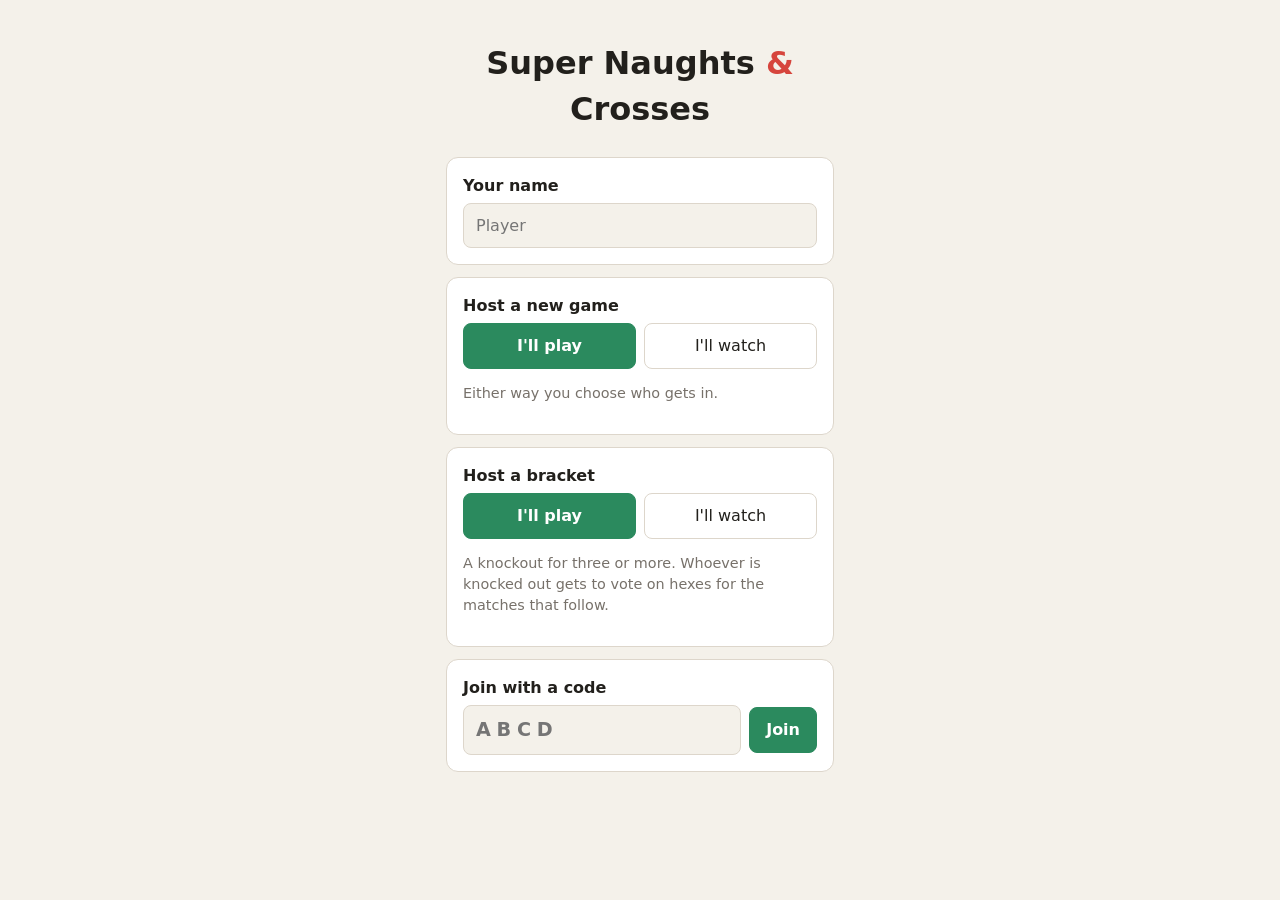
<file: index.html>
<!doctype html>
<html lang="en">
<head>
  <meta charset="utf-8">
  <meta name="viewport" content="width=device-width, initial-scale=1">
  <title>Super Naughts &amp; Crosses</title>
  <link rel="stylesheet" href="style.css">
</head>
<body>
  <div id="home" class="screen" hidden>
    <h1>Super Naughts <span>&amp;</span> Crosses</h1>

    <div id="resume" class="card" hidden>
      <p>You have a game in progress: <b id="resume-code"></b></p>
      <div class="row">
        <button id="resume-btn" class="primary">Resume</button>
        <button id="discard-btn">Forget it</button>
      </div>
    </div>

    <div class="card">
      <label for="name">Your name</label>
      <input id="name" maxlength="20" placeholder="Player" autocomplete="nickname">
    </div>

    <div class="card">
      <label>Host a new game</label>
      <div class="row">
        <button id="host-play-btn" class="primary grow">I'll play</button>
        <button id="host-watch-btn" class="grow">I'll watch</button>
      </div>
      <p class="hint">Either way you choose who gets in.</p>
    </div>

    <div class="card">
      <label>Host a bracket</label>
      <div class="row">
        <button id="bracket-play-btn" class="primary grow">I'll play</button>
        <button id="bracket-watch-btn" class="grow">I'll watch</button>
      </div>
      <p class="hint">A knockout for three or more. Whoever is knocked out gets to vote on hexes for the matches that follow.</p>
    </div>

    <div class="card">
      <form id="join-form">
        <label for="join-code">Join with a code</label>
        <div class="row">
          <input id="join-code" maxlength="4" placeholder="ABCD" autocapitalize="characters" autocomplete="off" spellcheck="false">
          <button class="primary">Join</button>
        </div>
      </form>
    </div>
  </div>

  <div id="game" class="screen" hidden>
    <header>
      <button id="code-btn" class="code" title="Copy invite link"></button>
      <span id="status" class="pill"></span>
      <button id="reconnect-btn" hidden>Reconnect</button>
      <button id="leave-btn" class="ghost">Leave</button>
    </header>

    <div id="requests"></div>
    <div id="scores" class="scores"></div>
    <p id="watchers" class="hint"></p>
    <div id="turn-order" class="turn-order"></div>

    <div class="layout">
      <main id="panel" class="card"></main>
      <aside>
        <section id="bracket-card" class="card" hidden>
          <h3>Bracket</h3>
          <div id="bracket"></div>
        </section>
        <section class="card">
          <h3>Rules</h3>
          <ol id="rules"></ol>
        </section>
        <section class="card chat">
          <h3>Chat</h3>
          <div id="chat-log"></div>
          <form id="chat-form" class="row">
            <input id="chat-input" maxlength="200" placeholder="Say something…" autocomplete="off">
            <button>Send</button>
          </form>
        </section>
        <button id="rematch-btn" class="wide" hidden>Rematch</button>
      </aside>
    </div>
  </div>

  <div id="toast" hidden></div>
  <div id="banner" hidden></div>

  <script src="vendor/peerjs.min.js"></script> <!-- PeerJS 1.5.4, MIT -->
  <script src="game.js"></script>
  <script src="app.js"></script>
</body>
</html>
</file>
<file: style.css>
:root {
  --bg: #f4f1ea;
  --card: #ffffff;
  --text: #22201c;
  --muted: #77716a;
  --line: #ddd6cb;
  --x: #d6453d;
  --o: #2f6fd6;
  --accent: #2b8a5e;
  --warn: #c88a12;
  --bad: #c43d3d;
  --win: #fff1b8;
}

@media (prefers-color-scheme: dark) {
  :root {
    --bg: #17181b;
    --card: #222429;
    --text: #ecebe8;
    --muted: #9a978f;
    --line: #383a40;
    --x: #ff6b61;
    --o: #6ea2ff;
    --accent: #3fb47f;
    --win: #4b4220;
  }
}

* { box-sizing: border-box; }

body {
  margin: 0;
  background: var(--bg);
  color: var(--text);
  font: 16px/1.45 system-ui, -apple-system, "Segoe UI", sans-serif;
}

.screen {
  max-width: 960px;
  margin: 0 auto;
  padding: 16px;
}

#home { max-width: 420px; }

h1 {
  text-align: center;
  font-size: 2rem;
  margin: 24px 0;
}
h1 span { color: var(--x); }
h2 { font-size: 1.25rem; margin: 12px 0 8px; }
h3 { margin: 0 0 8px; font-size: 1rem; color: var(--muted); }

.card {
  background: var(--card);
  border: 1px solid var(--line);
  border-radius: 12px;
  padding: 16px;
  margin-bottom: 12px;
}

label { display: block; font-weight: 600; margin-bottom: 6px; }

input, textarea {
  width: 100%;
  font: inherit;
  padding: 10px 12px;
  border-radius: 8px;
  border: 1px solid var(--line);
  background: var(--bg);
  color: var(--text);
}
#join-code {
  text-transform: uppercase;
  letter-spacing: 0.3em;
  font-weight: 700;
  font-size: 1.2rem;
}

button {
  font: inherit;
  padding: 10px 16px;
  border-radius: 8px;
  border: 1px solid var(--line);
  background: var(--card);
  color: var(--text);
  cursor: pointer;
}
button:hover:not(:disabled) { border-color: var(--muted); }
button:disabled { cursor: default; opacity: 0.6; }
button.primary { background: var(--accent); border-color: var(--accent); color: #fff; font-weight: 600; }
button.ghost { background: transparent; }
button.wide { width: 100%; }

.row { display: flex; gap: 8px; align-items: center; }
.row input { flex: 1; min-width: 0; }

.hint { color: var(--muted); font-size: 0.9rem; }

/* ---- Game header and scores ---- */

header {
  display: flex;
  flex-wrap: wrap;
  gap: 8px;
  align-items: center;
  margin-bottom: 12px;
}
.code { font-weight: 700; letter-spacing: 0.2em; }
#leave-btn { margin-left: auto; }

.pill {
  padding: 4px 10px;
  border-radius: 999px;
  font-size: 0.85rem;
  color: #fff;
}
.pill.ok { background: var(--accent); }
.pill.warn { background: var(--warn); }
.pill.bad { background: var(--bad); }

.scores {
  display: flex;
  align-items: center;
  gap: 8px;
  margin-bottom: 12px;
}
.player {
  flex: 1;
  display: flex;
  align-items: center;
  gap: 10px;
  background: var(--card);
  border: 2px solid var(--line);
  border-radius: 12px;
  padding: 8px 12px;
  min-width: 0;
}
.player.active.x { border-color: var(--x); }
.player.active.o { border-color: var(--o); }
.player .mark { font-weight: 800; font-size: 1.4rem; }
.player.x .mark { color: var(--x); }
.player.o .mark { color: var(--o); }
.player .pname { flex: 1; overflow: hidden; text-overflow: ellipsis; white-space: nowrap; }
.player small { color: var(--muted); }
.player .score { font-weight: 800; font-size: 1.4rem; }
.round { color: var(--muted); font-size: 0.85rem; white-space: nowrap; }
#watchers { margin: -4px 0 12px; }
#watchers:empty { display: none; }

/* Join requests, shown to whoever started the room */
.request {
  display: flex;
  flex-wrap: wrap;
  gap: 8px;
  align-items: center;
  background: var(--card);
  border: 2px solid var(--warn);
  border-radius: 12px;
  padding: 8px 12px;
  margin-bottom: 8px;
}
.request .rname { flex: 1; min-width: 140px; overflow-wrap: anywhere; }
.seat-note { margin: 0 0 12px; }
button.grow { flex: 1; }

/* ---- Layout ---- */

.layout {
  display: grid;
  grid-template-columns: 1fr 300px;
  gap: 12px;
  align-items: start;
}
@media (max-width: 720px) {
  .layout { grid-template-columns: 1fr; }
}

#panel { text-align: center; min-height: 360px; }
#panel form { text-align: left; max-width: 420px; margin: 16px auto 0; }
#panel form .row { margin-top: 8px; }

/* ---- Board ---- */

/* --n is the number of columns drawn; the grid template is set inline. */
.board {
  display: grid;
  gap: 6px;
  width: min(100%, calc(var(--n) * 116px));
  margin: 12px auto;
  container-type: inline-size;
}
.board.edged { width: min(100%, calc(var(--n) * 100px + 4.4rem)); }
.board.small { width: min(100%, calc(var(--n) * 46px)); gap: 3px; }
.cell {
  aspect-ratio: 1;
  min-width: 0;
  padding: 0;
  border: 3px solid var(--line);
  border-radius: 8px;
  background: var(--card);
  font-size: calc(55cqw / var(--n));
  font-weight: 800;
  display: flex;
  align-items: center;
  justify-content: center;
}
.cell.play { border-color: color-mix(in srgb, var(--muted) 50%, var(--line)); }
.board.small .cell { border-width: 2px; border-radius: 4px; }
.cell:disabled { opacity: 1; }
.cell:not(:disabled):hover { background: var(--bg); }
.cell.win { background: var(--win); }
.cell .x { color: var(--x); }
.cell .o { color: var(--o); }
/* Off the grid: empty space, unless a tile was pushed there or a wildcard sits there. */
.cell.off { background: transparent; border: 2px dashed color-mix(in srgb, var(--muted) 45%, transparent); }
span.cell.off { border-color: transparent; }
.cell.off > span:not(.star) { opacity: 0.55; }
button.cell.off:not(:disabled):hover { border-color: var(--muted); }
/* A gap left by a deleted row or column. */
.cell.gap {
  background: repeating-linear-gradient(45deg, transparent 0 6px, var(--line) 6px 9px);
  border-color: transparent;
}
.cell.wild { background: color-mix(in srgb, #9b59d0 18%, var(--card)); border-color: #9b59d0; }
.cell.wild .star { color: #9b59d0; }
/* A wildcard still waiting: a faded star with the turns left on it. */
.cell.waiting .star { opacity: 0.45; }
.cell .wait {
  position: absolute;
  inset: 0;
  display: flex;
  align-items: center;
  justify-content: center;
  padding-top: 0.12em;
  font-size: 0.45em;
  font-weight: 900;
  color: #fff;
  text-shadow: 0 0 3px #4a1f73, 0 0 3px #4a1f73;
}
/* A wildcard used up in the winning line, shown until the next round. */
.cell.spent .star { color: #9b59d0; opacity: 0.4; text-decoration: line-through; }
.cell.spent.win { background: var(--win); }
.cell.cursed { box-shadow: inset 0 0 0 3px #555; }
.cell.cursed::after { content: '💀'; position: absolute; font-size: 0.8rem; opacity: 0.5; transform: translate(150%, -150%); }
.cell { position: relative; }
.edge-btn {
  padding: 0;
  min-width: 0;
  align-self: stretch;
  justify-self: stretch;
  min-height: 2.2rem;
  font-size: 1rem;
  font-weight: 700;
  color: var(--accent);
}
/* Where a row or column would go, while hovering its ＋. */
.cell.preview, span.cell.off.preview {
  border: 2px dashed var(--accent);
  background: color-mix(in srgb, var(--accent) 18%, transparent);
}
.picker { margin: 8px 0; }
.picker .board { width: min(100%, calc(var(--n) * 64px)); }
.picker .board.edged { width: min(100%, calc(var(--n) * 64px + 4.4rem)); }
.picker button.cell:not(:disabled):hover { border-color: var(--accent); background: color-mix(in srgb, var(--accent) 15%, transparent); }
.round-rules { list-style: none; padding: 0; margin: 4px 0; color: var(--muted); font-size: 0.9rem; }

/* Turn order along the top */
.turn-order {
  display: flex;
  align-items: center;
  gap: 4px;
  overflow-x: auto;
  padding: 6px 10px;
  margin-bottom: 12px;
  background: var(--card);
  border: 1px solid var(--line);
  border-radius: 12px;
  white-space: nowrap;
}
.turn-order:empty { display: none; }
.turn-order .label { font-size: 0.8rem; color: var(--muted); margin-right: 6px; }
.turn-order .arrow { color: var(--muted); }
.t {
  display: inline-flex;
  align-items: center;
  justify-content: center;
  min-width: 28px;
  height: 28px;
  padding: 0 5px;
  border-radius: 6px;
  border: 2px solid transparent;
  font-weight: 800;
}
.t.x { color: var(--x); }
.t.o { color: var(--o); }
.t.past { opacity: 0.4; }
.t.now { border-color: currentColor; font-size: 1.15rem; }
.t.skipped { text-decoration: line-through; }
.t.event { font-size: 0.75rem; color: var(--warn); background: color-mix(in srgb, var(--warn) 15%, transparent); }
.t.event.rev { color: var(--bad); background: color-mix(in srgb, var(--bad) 15%, transparent); opacity: 1; }

/* Banners: TURN START, REVERSAL, SHIFT… */
#banner {
  position: fixed;
  inset: 0;
  display: flex;
  align-items: center;
  pointer-events: none;
  z-index: 20;
}
#banner span {
  width: 100%;
  padding: 18px 8px;
  text-align: center;
  font-size: clamp(2rem, 9vw, 4.5rem);
  font-weight: 900;
  letter-spacing: 0.08em;
  color: #fff;
  background: var(--accent);
  box-shadow: 0 6px 30px rgb(0 0 0 / 0.35);
  animation: banner both;
}
#banner.x span { background: var(--x); }
#banner.o span { background: var(--o); }
#banner.event span { background: var(--warn); }
#banner.cut span { animation-name: banner-cut; }
#banner.rev span { background: #111; color: #ff3b3b; animation-name: reversal; }
@keyframes banner {
  0% { transform: scaleY(0); opacity: 0; }
  12% { transform: none; opacity: 1; }
  85% { opacity: 1; }
  100% { opacity: 0; }
}
@keyframes banner-cut {
  0% { transform: scaleY(0); }
  15%, 100% { transform: none; }
}
@keyframes reversal {
  0% { transform: scaleX(-1); }
  8% { transform: translateX(-12px) skewX(-12deg); }
  16% { transform: translateX(10px) skewX(10deg); }
  24% { transform: translateX(-6px); }
  32%, 85% { transform: none; opacity: 1; }
  100% { opacity: 0; }
}

/* Picking a rule */
.rule-cards {
  display: grid;
  grid-template-columns: repeat(auto-fit, minmax(160px, 1fr));
  gap: 10px;
  margin: 12px 0;
}
.rule-card {
  display: flex;
  flex-direction: column;
  align-items: center;
  gap: 4px;
  padding: 14px 10px;
  border-width: 2px;
  border-radius: 12px;
}
.rule-card:disabled { opacity: 0.8; }
.rule-card .ricon { font-size: 2rem; line-height: 1.2; }
.rule-card.chosen { border-color: var(--accent); box-shadow: 0 0 0 2px var(--accent); }
.cheat {
  display: inline-block;
  margin: 4px 0;
  padding: 6px 12px;
  border-radius: 8px;
  background: color-mix(in srgb, #9b59d0 15%, transparent);
}

.turn { font-size: 1.1rem; }
.turn.mine { font-weight: 700; }
.flip { margin: 0; }
.test-btn { font-size: 0.8rem; opacity: 0.6; }

/* ---- Tiebreakers ---- */

.choices {
  display: flex;
  flex-wrap: wrap;
  gap: 8px;
  justify-content: center;
  margin: 12px 0;
}
.choices button { min-width: 56px; font-size: 1.05rem; }

/* The arena that replaces the board during a bonus game. --d is when the
   reveal happens (after the countdown, for games that have one). */
.arena {
  display: grid;
  grid-template-rows: 1fr auto 1fr;
  gap: 6px;
  width: min(100%, 400px);
  min-height: 360px;
  margin: 12px auto;
  background: var(--line);
  border-radius: 10px;
  padding: 6px;
}
.arena-madlibs { width: min(100%, 560px); grid-template-rows: auto auto 1fr; }
.arena > div {
  display: flex;
  flex-direction: column;
  align-items: center;
  justify-content: center;
  gap: 8px;
  padding: 10px;
  border-radius: 6px;
  background: var(--card);
}
.arena .centre { background: var(--bg); min-height: 64px; font-size: 1.1rem; }
.arena .who { font-size: 0.85rem; font-weight: 700; color: var(--muted); }
.arena .side.x .who { color: var(--x); }
.arena .side.o .who { color: var(--o); }
.arena b.x { color: var(--x); }
.arena b.o { color: var(--o); }
.arena .choices { margin: 0; }
.big { font-size: 3.5rem; line-height: 1.1; }
.choices .emoji-btn { font-size: 2.6rem; padding: 6px 14px; line-height: 1.2; }
.right { color: var(--accent); font-weight: 700; }
.wrong { color: var(--bad); font-weight: 700; }
.you-win { color: var(--accent); font-size: 1.3rem; }
.draw-text { color: var(--warn); font-size: 1.8rem; line-height: 1.2; }
.draw-why { font-weight: 600; }
.draw-box { padding: 8px 16px; border-radius: 8px; background: color-mix(in srgb, var(--warn) 18%, transparent); }
.ready { color: var(--accent); font-weight: 600; }
.waiting .dots::after { content: ''; animation: dots 1.2s steps(4) infinite; }
@keyframes dots {
  0% { content: ''; } 25% { content: '.'; } 50% { content: '..'; } 75% { content: '...'; }
}

/* Reveal: .early shows until --d, .late fades in at --d, .later a bit after
   (once the coins have landed). Both sit in the same spot inside .stack. */
.stack { display: grid; place-items: center; }
.stack > * { grid-area: 1 / 1; display: flex; flex-direction: column; align-items: center; gap: 4px; }
.early { animation: vanish 0.2s var(--d) both; }
.late { animation: appear 0.3s var(--d) both; }
.later { animation: appear 0.3s calc(var(--d) + 1.1s) both; }
@keyframes vanish { to { opacity: 0; visibility: hidden; } }
@keyframes appear { from { opacity: 0; transform: scale(0.8); } to { opacity: 1; transform: none; } }

.count { position: relative; width: 3rem; height: 2.6rem; }
.count span {
  position: absolute;
  inset: 0;
  font-size: 2.2rem;
  font-weight: 800;
  line-height: 2.6rem;
  opacity: 0;
  animation: tick 0.5s both;
}
.count span:nth-child(2) { animation-delay: 0.5s; }
.count span:nth-child(3) { animation-delay: 1s; }
@keyframes tick {
  0% { opacity: 0; transform: scale(1.8); }
  20% { opacity: 1; transform: scale(1); }
  80% { opacity: 1; }
  100% { opacity: 0; }
}

/* Coin flip */
.coin { position: relative; width: 72px; height: 72px; transform-style: preserve-3d; }
.coin .face {
  position: absolute;
  inset: 0;
  display: flex;
  align-items: center;
  justify-content: center;
  border-radius: 50%;
  border: 4px solid #c8961d;
  background: #e8bd45;
  color: #6b4c00;
  font-size: 1.8rem;
  font-weight: 800;
  backface-visibility: hidden;
}
.coin .tails { transform: rotateY(180deg); }
.coin.flip-heads { animation: flip-heads 1s var(--d) ease-out both; }
.coin.flip-tails { animation: flip-tails 1s var(--d) ease-out both; }
@keyframes flip-heads {
  0% { transform: translateY(0) rotateY(0); }
  50% { transform: translateY(-40px) rotateY(900deg); }
  100% { transform: translateY(0) rotateY(1800deg); }
}
@keyframes flip-tails {
  0% { transform: translateY(0) rotateY(0); }
  50% { transform: translateY(-40px) rotateY(990deg); }
  100% { transform: translateY(0) rotateY(1980deg); }
}

/* Grab a Card */
.cardrow { display: flex; gap: 12px; }
.pcard {
  position: relative;
  width: 58px;
  height: 84px;
  padding: 0;
  border: 2px solid var(--line);
  border-radius: 8px;
}
.pcard:disabled { opacity: 1; }
.pcard.back { background: repeating-linear-gradient(45deg, #6b6760, #6b6760 6px, #85817a 6px, #85817a 12px); }
.pcard.back:not(:disabled):hover { transform: translateY(-6px); }
.pcard.red, .pcard.blue { animation: card-flip 0.4s both; }
.pcard.red { background: var(--x); }
.pcard.blue { background: var(--o); }
.pcard.grabbed { border-color: var(--warn); box-shadow: 0 0 0 3px var(--warn); }
.grab-tag {
  position: absolute;
  left: 50%;
  bottom: -10px;
  transform: translateX(-50%);
  padding: 0 6px;
  border-radius: 999px;
  background: var(--warn);
  color: #fff;
  font-size: 0.7rem;
  white-space: nowrap;
}
@keyframes card-flip { from { transform: scaleX(0); } to { transform: none; } }

/* Higher or Lower */
.die { font-size: 4.5rem; line-height: 1; }
.die.rolling { animation: roll 0.8s ease-out; }
.hidden-die {
  display: inline-flex;
  align-items: center;
  justify-content: center;
  width: 60px;
  height: 60px;
  border: 3px dashed var(--muted);
  border-radius: 10px;
  color: var(--muted);
  font-size: 2rem;
}
@keyframes roll {
  0% { transform: rotate(0) scale(0.5); }
  60% { transform: rotate(600deg) scale(1.15); }
  100% { transform: rotate(720deg) scale(1); }
}

/* Mad Libs */
.sentence { margin: 0; font-size: 1.1rem; font-weight: 600; }
.choices.words { gap: 6px; }
.choices.words button { min-width: 0; padding: 6px 10px; font-size: 0.95rem; }
.choices.words button.chosen, .sentence-btn.chosen { border-color: var(--accent); box-shadow: 0 0 0 2px var(--accent); }
.sentence-btn {
  display: block;
  width: 100%;
  padding: 10px 12px;
  border: 1px solid var(--line);
  border-radius: 8px;
  background: var(--bg);
  text-align: left;
}
.sentence-btn .tag { display: block; font-size: 0.8rem; font-weight: 700; color: var(--muted); }

@media (prefers-reduced-motion: reduce) {
  .coin.flip-heads, .coin.flip-tails, .die, .pcard.red, .pcard.blue { animation-duration: 0.01s; }
}

.duel-history {
  text-align: left;
  max-width: 460px;
  margin: 8px auto;
  padding-left: 24px;
  font-size: 0.95rem;
}
.duel-history li { margin-bottom: 4px; }
.dname { font-weight: 700; margin-right: 4px; }

/* ---- Lobby / messages ---- */

.lobby { padding: 24px 0; }
.code-big {
  font-size: 3rem;
  font-weight: 800;
  letter-spacing: 0.3em;
  margin: 8px 0 16px;
}
.big-msg { font-size: 1.2rem; }

/* ---- Brackets ---- */

.scores:empty { display: none; }
.round { text-align: center; }
button.mini { padding: 2px 8px; font-size: 0.8rem; }
button.chosen { border-color: var(--accent); box-shadow: 0 0 0 2px var(--accent); }
.entrants { display: inline-block; text-align: left; margin: 4px 0 12px; padding-left: 24px; }
.entrants li { margin-bottom: 4px; }
.entrants small, .bmatch small { color: var(--muted); }
.choices.wins { align-items: center; }
.choices.wins button { min-width: 44px; }
.trophy { font-size: 4rem; line-height: 1; margin: 16px 0 0; }

#bracket h4 { margin: 10px 0 4px; font-size: 0.8rem; text-transform: uppercase; letter-spacing: 0.06em; color: var(--muted); }
#bracket h4:first-child { margin-top: 0; }
.bmatch {
  display: flex;
  flex-wrap: wrap;
  gap: 2px 6px;
  align-items: baseline;
  padding: 5px 8px;
  margin-bottom: 4px;
  border: 2px solid var(--line);
  border-radius: 8px;
  font-size: 0.95rem;
  overflow-wrap: anywhere;
}
.bmatch.live { border-color: var(--accent); }
.bmatch .won { font-weight: 700; }
.bmatch .lost { color: var(--muted); text-decoration: line-through; }
.bmatch .tbd { color: var(--muted); font-style: italic; }
.champ { margin: 10px 0 0; font-weight: 700; text-align: center; }

/* The knocked-out voting on a hex, under the board */
.crowd {
  margin-top: 16px;
  padding: 12px;
  border: 2px dashed #9b59d0;
  border-radius: 12px;
}
.crowd h3 { color: #9b59d0; }
.crowd .votes { font-size: 0.8rem; font-weight: 700; color: #9b59d0; }
.crowd .choices { align-items: center; }
.crowd .seat-x { color: var(--x); font-weight: 700; }
.crowd .seat-o { color: var(--o); font-weight: 700; }

/* ---- Sidebar ---- */

#rules { margin: 0; padding-left: 20px; }
#rules li { margin-bottom: 6px; }
#rules li.empty { list-style: none; margin-left: -20px; color: var(--muted); }
#rules small { color: var(--muted); }

#chat-log {
  height: 180px;
  overflow-y: auto;
  margin-bottom: 8px;
  font-size: 0.95rem;
}
#chat-log .msg { margin: 0 0 4px; overflow-wrap: anywhere; }
#chat-log .msg.x b { color: var(--x); }
#chat-log .msg.o b { color: var(--o); }
#chat-log .msg.sys { color: var(--muted); font-style: italic; }

#toast {
  position: fixed;
  left: 50%;
  bottom: 24px;
  transform: translateX(-50%);
  background: var(--text);
  color: var(--bg);
  padding: 10px 16px;
  border-radius: 8px;
  max-width: calc(100% - 32px);
}

[hidden] { display: none !important; }
</file>
